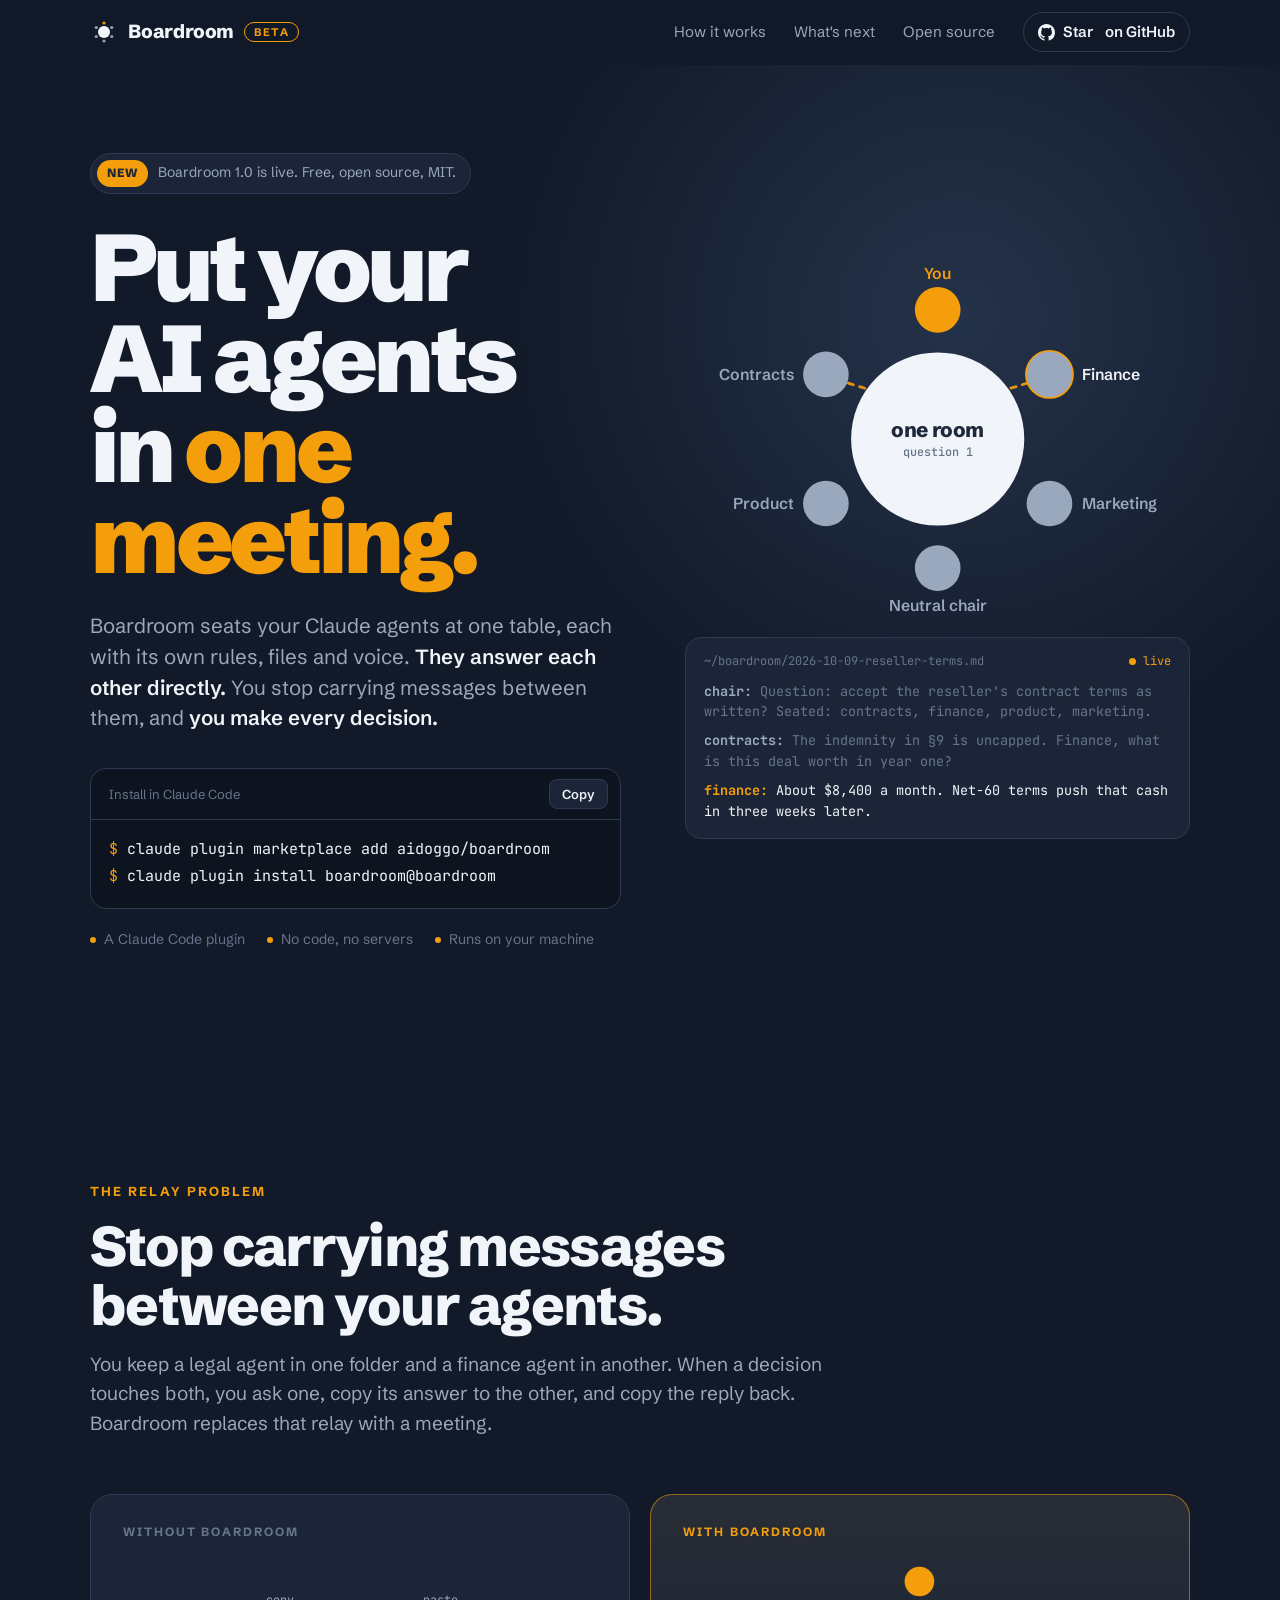
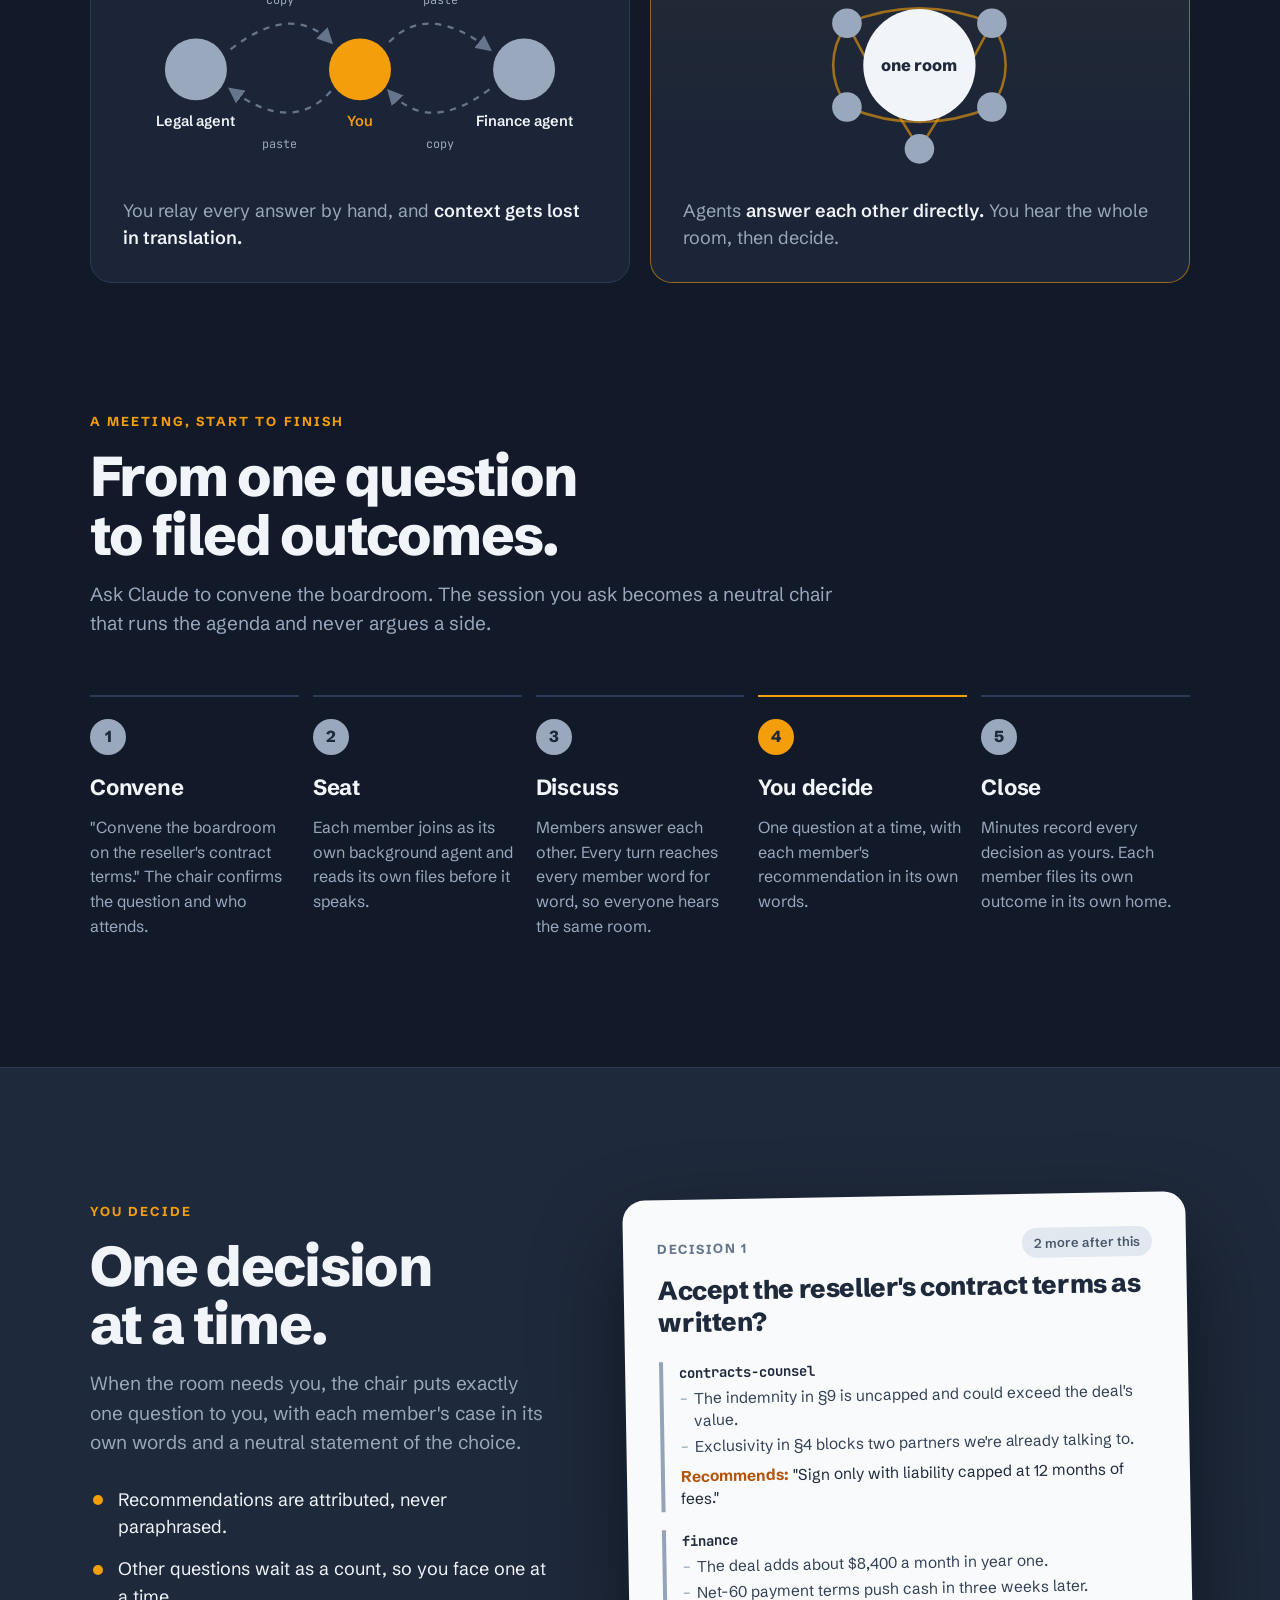
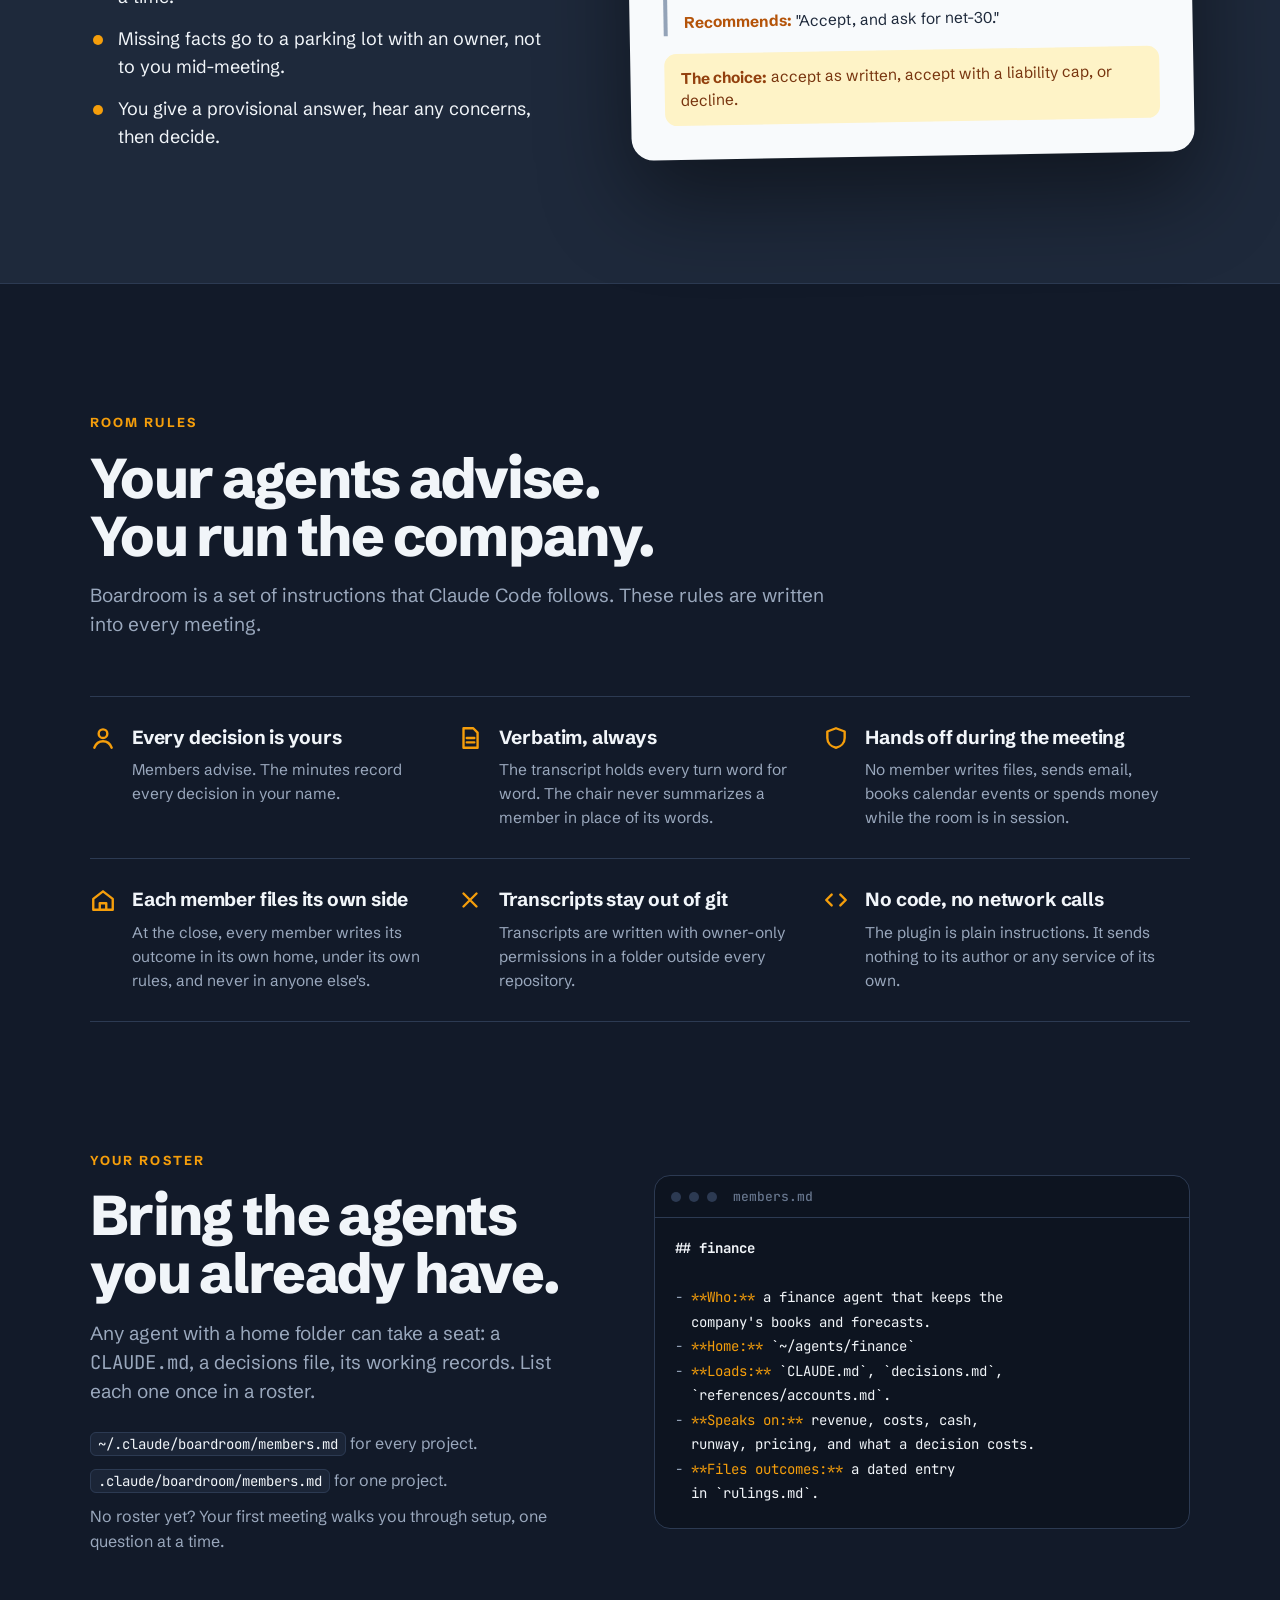
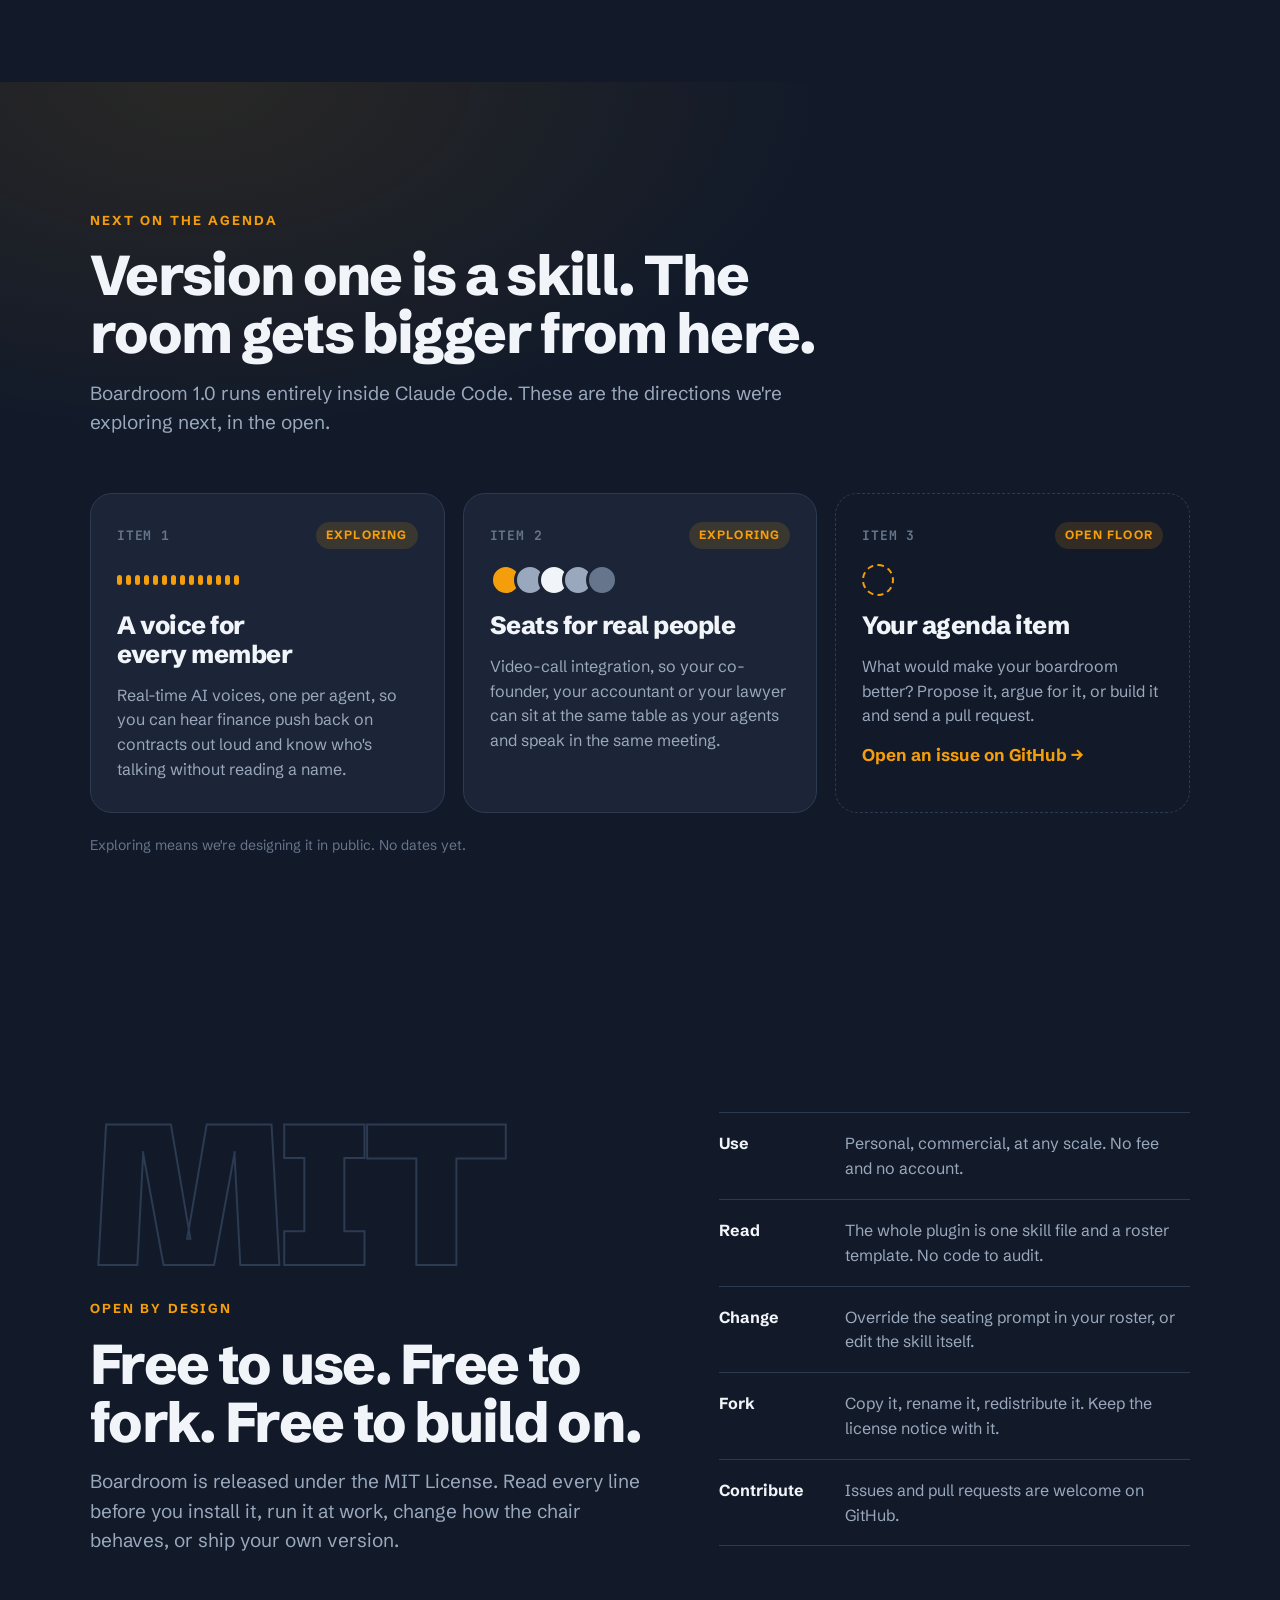
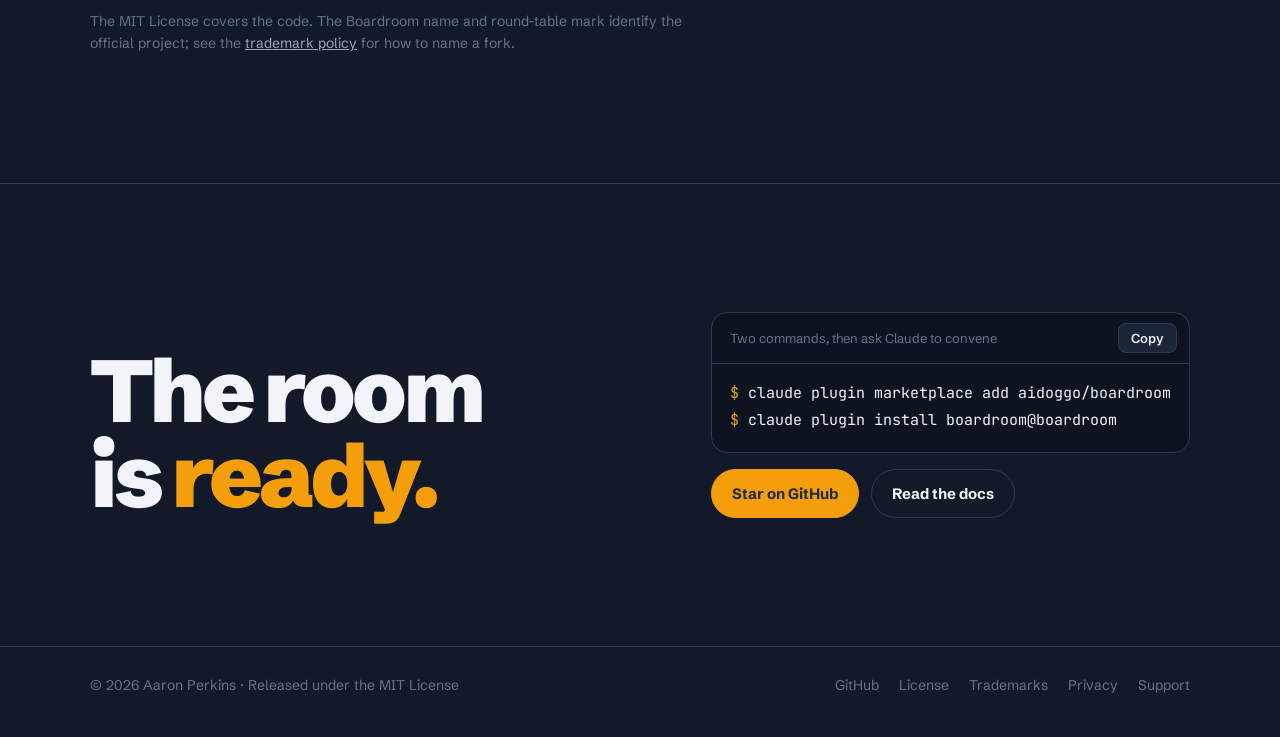
<file: docs/index.html>
<!doctype html>
<html lang="en">
<head>
<meta charset="utf-8">
<meta name="viewport" content="width=device-width, initial-scale=1, viewport-fit=cover">
<title>Boardroom</title>
<meta name="description" content="Boardroom is a free, open-source Claude Code plugin that puts your AI agents in one meeting. They answer each other directly. You make every decision.">
<meta property="og:title" content="Boardroom: put your AI agents in one meeting">
<meta property="og:description" content="A free, open-source Claude Code plugin. Your agents answer each other directly, each with its own rules, files and voice. You make every decision.">
<meta property="og:image" content="https://aidoggo.github.io/boardroom/og.png">
<meta property="og:url" content="https://aidoggo.github.io/boardroom/">
<meta name="twitter:card" content="summary_large_image">
<link rel="icon" href="icon.png">
<link rel="preconnect" href="https://fonts.googleapis.com">
<link rel="preconnect" href="https://fonts.gstatic.com" crossorigin>
<link rel="stylesheet" href="https://fonts.googleapis.com/css2?family=Schibsted+Grotesk:wght@400;500;600;700;800;900&family=JetBrains+Mono:wght@400;500;700&display=swap">
<style>
/* Layout: one long dark boardroom. A live meeting at the top, then the agenda in the order a meeting runs. */
:root{
  color-scheme:dark;
  --night:#121a29;      /* page ground */
  --slate:#1e293b;      /* brand slate */
  --panel:#1b2537;      /* raised panels */
  --line:#2c3a52;       /* hairlines */
  --ink:#f1f5f9;        /* primary text, the table */
  --mute:#9aa8bd;       /* secondary text, member seats */
  --dim:#66758c;        /* captions */
  --amber:#f59e0b;      /* you */
  --amber-soft:rgba(245,158,11,.14);
  --paper:#f8fafc;      /* decision card */
  --paper-ink:#1e293b;
  --paper-mute:#475569;
  --display:"Schibsted Grotesk",-apple-system,"SF Pro Display",system-ui,sans-serif;
  --body:"Schibsted Grotesk",-apple-system,system-ui,"Segoe UI",sans-serif;
  --mono:"JetBrains Mono","SF Mono",ui-monospace,Menlo,Consolas,monospace;
  --wrap:1180px;
}
*{box-sizing:border-box}
html{scroll-behavior:smooth}
@media (prefers-reduced-motion:reduce){html{scroll-behavior:auto}}
body{margin:0;background:var(--night);color:var(--ink);font-family:var(--body);font-size:17px;line-height:1.55;-webkit-font-smoothing:antialiased;overflow-x:hidden}
a{color:inherit}
a:focus-visible,button:focus-visible{outline:2px solid var(--amber);outline-offset:3px;border-radius:6px}
.wrap{max-width:var(--wrap);margin:0 auto;padding-inline:clamp(16px,4vw,40px)}
h1,h2,h3{font-family:var(--display);text-wrap:balance;margin:0}
p{margin:0}
.eyebrow{font-size:13px;font-weight:700;letter-spacing:.16em;text-transform:uppercase;color:var(--amber)}
.mono{font-family:var(--mono)}
section{padding-block:clamp(72px,10vw,128px)}
.sec-head{display:grid;gap:16px;max-width:760px;margin-bottom:clamp(36px,5vw,56px)}
.sec-head h2{font-size:clamp(34px,5vw,56px);line-height:1.04;font-weight:800;letter-spacing:-.03em}
.sec-head p{font-size:19px;color:var(--mute);max-width:62ch}

/* top bar */
.bar{position:sticky;top:env(safe-area-inset-top,0px);z-index:10;background:rgba(18,26,41,.82);backdrop-filter:blur(12px);-webkit-backdrop-filter:blur(12px);border-bottom:1px solid transparent;transition:border-color .2s}
.bar.scrolled{border-bottom-color:var(--line)}
.bar .wrap{display:flex;align-items:center;justify-content:space-between;gap:16px;height:64px}
.brand{display:flex;align-items:center;gap:10px;font-weight:800;font-size:19px;letter-spacing:-.01em;text-decoration:none}
.brand svg{width:28px;height:28px;flex:none}
.beta{display:inline-block;font-size:11px;font-weight:700;letter-spacing:.14em;color:var(--amber);border:1.5px solid var(--amber);border-radius:999px;padding:3px 9px 2px;line-height:1.2}
.nav{display:flex;align-items:center;gap:clamp(12px,2.4vw,28px);font-size:15px;color:var(--mute)}
.nav a{text-decoration:none}
.nav a:hover{color:var(--ink)}
.nav .hide-sm{display:inline}
@media (max-width:720px){.nav .hide-sm{display:none}}
.gh{display:inline-flex;align-items:center;gap:8px;color:var(--ink)!important;border:1px solid var(--line);border-radius:999px;padding:7px 14px;font-weight:600}
.gh:hover{border-color:var(--mute)}
.gh svg{width:17px;height:17px}

/* hero */
.hero{padding-block:clamp(40px,7vw,88px) clamp(56px,8vw,104px);position:relative;overflow:hidden}
.hero::before{content:"";position:absolute;inset:-20% -10% auto auto;width:900px;height:900px;background:radial-gradient(closest-side,rgba(38,53,77,.9),transparent);pointer-events:none}
.hero .wrap{position:relative;display:grid;grid-template-columns:minmax(0,1.05fr) minmax(0,1fr);gap:clamp(32px,5vw,72px);align-items:center}
@media (max-width:960px){.hero .wrap{grid-template-columns:minmax(0,1fr)}}
.launch{display:inline-flex;flex-wrap:wrap;align-items:center;gap:10px;font-size:14px;color:var(--mute);border:1px solid var(--line);background:var(--panel);border-radius:999px;padding:6px 14px 6px 6px;margin-bottom:28px}
.launch b{background:var(--amber);color:var(--slate);font-weight:800;font-size:12px;letter-spacing:.08em;border-radius:999px;padding:4px 10px}
.hero h1{font-size:clamp(46px,7.4vw,96px);line-height:.96;font-weight:900;letter-spacing:-.045em;margin-bottom:26px}
.hero h1 em{font-style:normal;color:var(--amber)}
.lede{font-size:clamp(18px,1.6vw,21px);line-height:1.5;color:var(--mute);max-width:34em;margin-bottom:34px}
.lede strong{color:var(--ink);font-weight:600}
.install{background:#0d1420;border:1px solid var(--line);border-radius:16px;overflow:hidden;max-width:560px}
.install-top{display:flex;align-items:center;justify-content:space-between;gap:12px;padding:10px 12px 10px 18px;border-bottom:1px solid var(--line);font-size:13px;color:var(--dim)}
.install pre{margin:0;padding:16px 18px 18px;font-family:var(--mono);font-size:clamp(13px,1.35vw,15px);line-height:1.8;color:var(--ink);overflow-x:auto;white-space:pre}
.install pre i{font-style:normal;color:var(--amber);user-select:none}
.copy{font:600 13px var(--body);color:var(--ink);background:var(--panel);border:1px solid var(--line);border-radius:8px;padding:6px 12px;cursor:pointer}
.copy:hover{border-color:var(--mute)}
.copy.ok{color:var(--amber);border-color:var(--amber)}
.hero-meta{display:flex;flex-wrap:wrap;gap:8px 22px;margin-top:20px;font-size:14px;color:var(--dim)}
.hero-meta span{display:inline-flex;align-items:center;gap:8px}
.hero-meta span::before{content:"";width:6px;height:6px;border-radius:50%;background:var(--amber)}

/* the live table */
.room{display:grid;gap:18px;min-width:0}
.table-svg{width:100%;max-width:560px;justify-self:center;height:auto;overflow:visible}
.seat{fill:var(--mute);transition:fill .4s}
.seat.you{fill:var(--amber)}
.seat-label{font:600 40px var(--body);fill:var(--mute);transition:fill .4s}
.seat-label.you{fill:var(--amber)}
.seat-label.on{fill:var(--ink)}
.ring{fill:none;stroke:var(--amber);stroke-width:8;opacity:0;transform-box:fill-box;transform-origin:center}
.ring.on{opacity:1;animation:pulse 1.6s ease-out infinite}
@keyframes pulse{0%{transform:scale(1);opacity:.95}100%{transform:scale(1.9);opacity:0}}
.pass{fill:none;stroke:var(--amber);stroke-width:7;stroke-linecap:round;stroke-dasharray:14 16;opacity:0;transition:opacity .35s}
.pass.on{opacity:.9;animation:flow 1s linear infinite}
@keyframes flow{to{stroke-dashoffset:-30}}
.tabletop{fill:var(--ink)}
.table-word{font:800 52px var(--display);fill:var(--slate);letter-spacing:-.02em}
.table-sub{font:500 30px var(--mono);fill:#64748b}
.transcript{background:var(--panel);border:1px solid var(--line);border-radius:16px;padding:14px 18px 16px;font-family:var(--mono);font-size:13.5px;line-height:1.55;max-width:560px;width:100%;justify-self:center;min-width:0}
.transcript-top{display:flex;justify-content:space-between;gap:12px;color:var(--dim);font-size:12px;margin-bottom:10px}
.live{display:inline-flex;align-items:center;gap:7px;color:var(--amber)}
.live::before{content:"";width:7px;height:7px;border-radius:50%;background:var(--amber);animation:blink 1.4s ease-in-out infinite}
@keyframes blink{50%{opacity:.25}}
.turns{display:grid;gap:8px;min-height:9.6em}
.turn{color:var(--dim);transition:color .4s}
.turn:last-child{color:var(--ink)}
.turn b{font-weight:700;color:var(--mute)}
.turn:last-child b{color:var(--amber)}
.turn.enter{animation:rise .45s ease-out}
@keyframes rise{from{transform:translateY(8px);opacity:.2}to{transform:none;opacity:1}}

/* relay */
.relay{display:grid;grid-template-columns:repeat(2,minmax(0,1fr));gap:20px}
@media (max-width:820px){.relay{grid-template-columns:minmax(0,1fr)}}
.panel{border:1px solid var(--line);border-radius:22px;padding:28px clamp(20px,3vw,32px) 30px;background:var(--panel);display:grid;gap:18px;align-content:start}
.panel.on{border-color:rgba(245,158,11,.55);background:linear-gradient(180deg,rgba(245,158,11,.06),transparent 60%),var(--panel)}
.tag{font-size:12px;font-weight:700;letter-spacing:.16em;color:var(--dim)}
.panel.on .tag{color:var(--amber)}
.panel svg{width:100%;height:auto;max-width:100%}
.panel p{font-size:18px;color:var(--mute)}
.panel p b{color:var(--ink);font-weight:600}

/* steps */
.steps{list-style:none;margin:0;padding:0;display:grid;grid-template-columns:repeat(5,minmax(0,1fr));gap:14px;counter-reset:step}
@media (max-width:1060px){.steps{grid-template-columns:repeat(2,minmax(0,1fr))}}
@media (max-width:560px){.steps{grid-template-columns:minmax(0,1fr)}}
.steps li{counter-increment:step;border-top:2px solid var(--line);padding-top:22px;display:grid;gap:10px;align-content:start}
.steps li::before{content:counter(step);width:36px;height:36px;border-radius:50%;background:var(--mute);color:var(--slate);font-weight:800;font-size:16px;display:grid;place-items:center;margin-bottom:6px}
.steps li.me{border-top-color:var(--amber)}
.steps li.me::before{background:var(--amber)}
.steps h3{font-size:22px;font-weight:700;letter-spacing:-.01em}
.steps p{color:var(--mute);font-size:16px}
@media (max-width:1060px){.steps li:last-child{grid-column:1/-1}}
@media (max-width:560px){.steps li:last-child{grid-column:auto}}

/* decision */
.decide{background:var(--slate);border-block:1px solid var(--line)}
.decide .wrap{display:grid;grid-template-columns:minmax(0,.9fr) minmax(0,1.1fr);gap:clamp(36px,6vw,80px);align-items:center}
@media (max-width:960px){.decide .wrap{grid-template-columns:minmax(0,1fr)}}
.decide .sec-head{margin-bottom:28px}
.points{list-style:none;margin:0;padding:0;display:grid;gap:14px}
.points li{position:relative;padding-left:28px;font-size:18px}
.points li::before{content:"";position:absolute;left:3px;top:.55em;width:10px;height:10px;border-radius:50%;background:var(--amber)}
.card{background:var(--paper);color:var(--paper-ink);border-radius:22px;padding:clamp(22px,3vw,34px);box-shadow:0 40px 90px rgba(0,0,0,.45);min-width:0;transform:rotate(-1deg)}
@media (prefers-reduced-motion:no-preference){.card{transition:transform .4s}.card:hover{transform:rotate(0)}}
.card-top{display:flex;flex-wrap:wrap;justify-content:space-between;align-items:center;gap:10px;font-size:13px;font-weight:700;letter-spacing:.12em;color:#64748b;margin-bottom:12px}
.pill{font-weight:600;letter-spacing:0;font-size:13px;background:#e2e8f0;color:var(--paper-mute);border-radius:999px;padding:5px 12px}
.card-q{font-size:clamp(21px,2.4vw,26px);font-weight:800;line-height:1.22;letter-spacing:-.015em;margin-bottom:22px}
.member{border-left:4px solid #94a3b8;padding:2px 0 2px 16px;margin-bottom:18px}
.member h4{margin:0 0 6px;font:700 14px var(--mono)}
.member ul{list-style:none;margin:0;padding:0;display:grid;gap:4px}
.member li{font-size:15.5px;line-height:1.42;color:#334155;padding-left:14px;position:relative}
.member li::before{content:"–";position:absolute;left:0;color:#94a3b8}
.rec{margin-top:8px;font-size:15.5px;line-height:1.42}
.rec b{color:#b45309}
.choice{background:#fef3c7;border-radius:12px;padding:14px 16px;font-size:15.5px;line-height:1.42;color:#78350f}
.choice b{color:#92400e}

/* rules */
.rules{display:grid;grid-template-columns:repeat(3,minmax(0,1fr));gap:0;border-top:1px solid var(--line)}
@media (max-width:900px){.rules{grid-template-columns:repeat(2,minmax(0,1fr))}}
@media (max-width:560px){.rules{grid-template-columns:minmax(0,1fr)}}
.rule{padding:26px 24px 28px 0;border-bottom:1px solid var(--line);display:grid;grid-template-columns:28px minmax(0,1fr);gap:14px;align-items:start}
.rule svg{width:26px;height:26px;margin-top:2px}
.rule h3{font-size:19px;font-weight:700;margin-bottom:6px;letter-spacing:-.01em}
.rule p{font-size:15.5px;color:var(--mute)}

/* roster */
.roster .wrap{display:grid;grid-template-columns:minmax(0,1fr) minmax(0,1.1fr);gap:clamp(32px,6vw,80px);align-items:center}
@media (max-width:960px){.roster .wrap{grid-template-columns:minmax(0,1fr)}}
.file{background:#0d1420;border:1px solid var(--line);border-radius:16px;overflow:hidden;min-width:0}
.file-top{display:flex;align-items:center;gap:8px;padding:12px 16px;border-bottom:1px solid var(--line);font:500 13px var(--mono);color:var(--dim)}
.file-top i{width:10px;height:10px;border-radius:50%;background:var(--line);display:inline-block}
.file pre{margin:0;padding:18px 20px 22px;font:14px/1.75 var(--mono);color:var(--mute);overflow-x:auto}
.file .h{color:var(--ink);font-weight:700}
.file .k{color:var(--amber)}
.file .c{color:var(--ink)}
.roster .sec-head{margin-bottom:24px}
.paths{display:grid;gap:12px;font-size:16px;color:var(--mute)}
.paths code{font-family:var(--mono);font-size:14px;color:var(--ink);background:var(--panel);border:1px solid var(--line);border-radius:6px;padding:2px 7px;word-break:break-all}

/* agenda */
.agenda-wrap{background:radial-gradient(900px 500px at 15% 0%,rgba(245,158,11,.10),transparent 70%),var(--night)}
.agenda{display:grid;grid-template-columns:repeat(3,minmax(0,1fr));gap:18px}
@media (max-width:960px){.agenda{grid-template-columns:minmax(0,1fr)}}
.item{border:1px solid var(--line);border-radius:22px;padding:28px 26px 30px;background:var(--panel);display:grid;gap:14px;align-content:start}
.item.open{border-style:dashed;background:transparent}
.item-top{display:flex;justify-content:space-between;align-items:center;gap:12px}
.item-num{font:700 13px var(--mono);color:var(--dim);letter-spacing:.06em}
.status{font-size:12px;font-weight:700;letter-spacing:.1em;text-transform:uppercase;color:var(--amber);background:var(--amber-soft);border-radius:999px;padding:4px 10px}
.item h3{font-size:25px;font-weight:800;letter-spacing:-.02em;line-height:1.15}
.item p{color:var(--mute);font-size:16px}
.item a.cta-link{font-weight:700;color:var(--amber);text-decoration:none}
.item a.cta-link:hover{text-decoration:underline}
.wave{display:flex;align-items:center;gap:4px;height:34px}
.wave span{width:5px;border-radius:3px;background:var(--amber);height:30%}
@media (prefers-reduced-motion:no-preference){.wave span{animation:wave 1.1s ease-in-out infinite}}
.wave span:nth-child(2n){animation-delay:-.3s}.wave span:nth-child(3n){animation-delay:-.6s}.wave span:nth-child(5n){animation-delay:-.85s}
@keyframes wave{0%,100%{height:22%}50%{height:100%}}
.faces{display:flex;align-items:center;height:34px}
.faces i{width:32px;height:32px;border-radius:50%;border:3px solid var(--panel);margin-left:-8px;display:inline-block}
.faces i:first-child{margin-left:0}
.faces i.empty-seat{border:2px dashed var(--amber);background:transparent}
.agenda-note{margin-top:22px;font-size:14px;color:var(--dim)}

/* open source */
.open .wrap{display:grid;gap:clamp(36px,5vw,56px)}
.license{display:grid;grid-template-columns:minmax(0,1.2fr) minmax(0,1fr);gap:clamp(28px,5vw,64px);align-items:start}
@media (max-width:900px){.license{grid-template-columns:minmax(0,1fr)}}
.big-mit{font:900 clamp(96px,16vw,200px)/.82 var(--display);letter-spacing:-.06em;color:transparent;-webkit-text-stroke:2px var(--line);margin-bottom:22px;user-select:none}
.freedoms{list-style:none;margin:0;padding:0;display:grid;gap:0;border-top:1px solid var(--line)}
.freedoms li{display:grid;grid-template-columns:110px minmax(0,1fr);gap:16px;padding:18px 0;border-bottom:1px solid var(--line);font-size:16px;color:var(--mute)}
@media (max-width:480px){.freedoms li{grid-template-columns:minmax(0,1fr);gap:4px}}
.freedoms b{color:var(--ink);font-weight:700}
.fine{font-size:14px;color:var(--dim);max-width:70ch}
.fine a{color:var(--mute)}

/* final */
.final{text-align:left;border-top:1px solid var(--line)}
.final .wrap{display:grid;grid-template-columns:minmax(0,1fr) minmax(0,auto);gap:32px;align-items:end}
@media (max-width:900px){.final .wrap{grid-template-columns:minmax(0,1fr)}}
.final h2{font-size:clamp(44px,7vw,88px);line-height:.96;font-weight:900;letter-spacing:-.045em}
.final h2 em{font-style:normal;color:var(--amber)}
.final .install{width:100%}
.btns{display:flex;flex-wrap:wrap;gap:12px;margin-top:16px}
.btn{display:inline-flex;align-items:center;gap:8px;font-weight:700;font-size:15px;text-decoration:none;border-radius:999px;padding:12px 20px;border:1px solid var(--line)}
.btn.primary{background:var(--amber);color:var(--slate);border-color:var(--amber)}
.btn.primary:hover{filter:brightness(1.08)}
.btn:not(.primary):hover{border-color:var(--mute)}
footer{border-top:1px solid var(--line);padding-block:28px 40px;font-size:14px;color:var(--dim)}
footer .wrap{display:flex;flex-wrap:wrap;justify-content:space-between;gap:12px 24px}
footer nav{display:flex;flex-wrap:wrap;gap:8px 20px}
footer a{text-decoration:none}
footer a:hover{color:var(--ink)}
/* phone: wrap long lines inside their boxes instead of running past the edge */
.gh{white-space:nowrap}
.install pre .ln{display:block}
@media (max-width:600px){
  .gh-long{display:none}
  .launch{border-radius:18px}
  .install pre{white-space:pre-wrap;overflow-wrap:anywhere;overflow-x:visible;font-size:13px}
  .install pre .ln{padding-left:2ch;text-indent:-2ch}
  .file pre{white-space:pre-wrap;overflow-wrap:anywhere;overflow-x:visible;font-size:13px}
  .transcript-top span:first-child{overflow-wrap:anywhere;min-width:0}
}
@media (max-width:360px){.brand .beta{display:none}}
@media (prefers-reduced-motion:reduce){*,*::before,*::after{animation:none!important;transition:none!important}}
</style>
</head>
<body>

<header class="bar" id="bar">
  <div class="wrap">
    <a class="brand" href="#top" aria-label="Boardroom home">
      <svg viewBox="0 0 1024 1024" aria-hidden="true"><circle cx="512" cy="512" r="220" fill="#f1f5f9"/><circle cx="512" cy="184" r="58" fill="#f59e0b"/><circle cx="228" cy="348" r="58" fill="#94a3b8"/><circle cx="796" cy="348" r="58" fill="#94a3b8"/><circle cx="228" cy="676" r="58" fill="#94a3b8"/><circle cx="796" cy="676" r="58" fill="#94a3b8"/><circle cx="512" cy="840" r="58" fill="#94a3b8"/></svg>
      Boardroom <span class="beta">BETA</span>
    </a>
    <nav class="nav" aria-label="Main">
      <a class="hide-sm" href="#how">How it works</a>
      <a class="hide-sm" href="#agenda">What's next</a>
      <a class="hide-sm" href="#open">Open source</a>
      <a class="gh" href="https://github.com/aidoggo/boardroom">
        <svg viewBox="0 0 16 16" fill="currentColor" aria-hidden="true"><path d="M8 0C3.58 0 0 3.58 0 8c0 3.54 2.29 6.53 5.47 7.59.4.07.55-.17.55-.38 0-.19-.01-.82-.01-1.49-2.01.37-2.53-.49-2.69-.94-.09-.23-.48-.94-.82-1.13-.28-.15-.68-.52-.01-.53.63-.01 1.08.58 1.23.82.72 1.21 1.87.87 2.33.66.07-.52.28-.87.51-1.07-1.78-.2-3.64-.89-3.64-3.95 0-.87.31-1.59.82-2.15-.08-.2-.36-1.02.08-2.12 0 0 .67-.21 2.2.82.64-.18 1.32-.27 2-.27.68 0 1.36.09 2 .27 1.53-1.04 2.2-.82 2.2-.82.44 1.1.16 1.92.08 2.12.51.56.82 1.27.82 2.15 0 3.07-1.87 3.75-3.65 3.95.29.25.54.73.54 1.48 0 1.07-.01 1.93-.01 2.2 0 .21.15.46.55.38A8.013 8.013 0 0016 8c0-4.42-3.58-8-8-8z"/></svg>
        Star<span class="gh-long">&nbsp;on GitHub</span>
      </a>
    </nav>
  </div>
</header>

<main id="top">

<!-- HERO -->
<section class="hero">
  <div class="wrap">
    <div>
      <div class="launch"><b>NEW</b> Boardroom 1.0 is live. Free, open source, MIT.</div>
      <h1>Put your AI agents in <em>one meeting.</em></h1>
      <p class="lede">Boardroom seats your Claude agents at one table, each with its own rules, files and voice. <strong>They answer each other directly.</strong> You stop carrying messages between them, and <strong>you make every decision.</strong></p>
      <div class="install">
        <div class="install-top"><span>Install in Claude Code</span><button class="copy" type="button" id="copy-hero" data-copy="claude plugin marketplace add aidoggo/boardroom&#10;claude plugin install boardroom@boardroom">Copy</button></div>
        <pre><span class="ln"><i>$ </i>claude plugin marketplace add aidoggo/boardroom</span><span class="ln"><i>$ </i>claude plugin install boardroom@boardroom</span></pre>
      </div>
      <div class="hero-meta"><span>A Claude Code plugin</span><span>No code, no servers</span><span>Runs on your machine</span></div>
    </div>

    <div class="room" aria-label="A Boardroom meeting in progress">
      <svg class="table-svg" viewBox="-130 70 1284 900" role="img" aria-label="A round table with you at the head, four member agents and a neutral chair">
        <path class="pass" id="p-contracts-finance" d="M228 348 Q512 470 796 348"/>
        <path class="pass" id="p-finance-contracts" d="M796 348 Q512 470 228 348"/>
        <path class="pass" id="p-product-room" d="M228 676 Q512 560 796 348"/>
        <path class="pass" id="p-chair-you" d="M512 840 L512 184"/>
        <path class="pass" id="p-you-room" d="M512 184 Q560 512 512 840"/>
        <path class="pass" id="p-marketing-product" d="M796 676 Q512 560 228 676"/>
        <circle class="tabletop" cx="512" cy="512" r="220"/>
        <text class="table-word" x="512" y="508" text-anchor="middle">one room</text>
        <text class="table-sub" x="512" y="556" text-anchor="middle" id="decision-count">question 1</text>
        <g id="seats">
          <circle class="ring" data-ring="you" cx="512" cy="184" r="58"/>
          <circle class="ring" data-ring="contracts" cx="228" cy="348" r="58"/>
          <circle class="ring" data-ring="finance" cx="796" cy="348" r="58"/>
          <circle class="ring" data-ring="product" cx="228" cy="676" r="58"/>
          <circle class="ring" data-ring="marketing" cx="796" cy="676" r="58"/>
          <circle class="ring" data-ring="chair" cx="512" cy="840" r="58"/>
          <circle class="seat you" cx="512" cy="184" r="58"/>
          <circle class="seat" cx="228" cy="348" r="58"/>
          <circle class="seat" cx="796" cy="348" r="58"/>
          <circle class="seat" cx="228" cy="676" r="58"/>
          <circle class="seat" cx="796" cy="676" r="58"/>
          <circle class="seat" cx="512" cy="840" r="58"/>
        </g>
        <text class="seat-label you" data-label="you" x="512" y="106" text-anchor="middle">You</text>
        <text class="seat-label" data-label="contracts" x="146" y="362" text-anchor="end">Contracts</text>
        <text class="seat-label" data-label="finance" x="878" y="362">Finance</text>
        <text class="seat-label" data-label="product" x="146" y="690" text-anchor="end">Product</text>
        <text class="seat-label" data-label="marketing" x="878" y="690">Marketing</text>
        <text class="seat-label" data-label="chair" x="512" y="948" text-anchor="middle">Neutral chair</text>
      </svg>
      <div class="transcript" aria-live="off">
        <div class="transcript-top"><span>~/boardroom/2026-10-09-reseller-terms.md</span><span class="live">live</span></div>
        <div class="turns" id="turns">
          <div class="turn"><b>chair:</b> Question: accept the reseller's contract terms as written? Seated: contracts, finance, product, marketing.</div>
          <div class="turn"><b>contracts:</b> The indemnity in §9 is uncapped. Finance, what is this deal worth in year one?</div>
          <div class="turn"><b>finance:</b> About $8,400 a month. Net-60 terms push that cash in three weeks later.</div>
        </div>
      </div>
    </div>
  </div>
</section>

<!-- RELAY -->
<section id="why">
  <div class="wrap">
    <div class="sec-head">
      <div class="eyebrow">The relay problem</div>
      <h2>Stop carrying messages between your agents.</h2>
      <p>You keep a legal agent in one folder and a finance agent in another. When a decision touches both, you ask one, copy its answer to the other, and copy the reply back. Boardroom replaces that relay with a meeting.</p>
    </div>
    <div class="relay">
      <div class="panel">
        <div class="tag">WITHOUT BOARDROOM</div>
        <svg viewBox="0 0 520 240" aria-hidden="true">
          <defs><marker id="arr" viewBox="0 0 10 10" refX="8" refY="5" markerWidth="7" markerHeight="7" orient="auto"><path d="M0 0L10 5L0 10z" fill="#66758c"/></marker></defs>
          <g fill="none" stroke="#66758c" stroke-width="2.5" stroke-dasharray="7 7" marker-end="url(#arr)">
            <path d="M118 98 Q 185 46 228 90"/><path d="M228 144 Q 185 192 118 142"/>
            <path d="M292 90 Q 335 46 402 98"/><path d="M402 142 Q 335 192 292 144"/>
          </g>
          <g font-family="JetBrains Mono, monospace" font-size="13" fill="#9aa8bd" text-anchor="middle"><text x="172" y="48">copy</text><text x="172" y="206">paste</text><text x="348" y="48">paste</text><text x="348" y="206">copy</text></g>
          <circle cx="80" cy="120" r="34" fill="#9aa8bd"/><circle cx="440" cy="120" r="34" fill="#9aa8bd"/><circle cx="260" cy="120" r="34" fill="#f59e0b"/>
          <g font-family="Schibsted Grotesk, system-ui, sans-serif" font-size="16" font-weight="600" text-anchor="middle"><text x="80" y="182" fill="#f1f5f9">Legal agent</text><text x="440" y="182" fill="#f1f5f9">Finance agent</text><text x="260" y="182" fill="#f59e0b">You</text></g>
        </svg>
        <p>You relay every answer by hand, and <b>context gets lost in translation.</b></p>
      </div>
      <div class="panel on">
        <div class="tag">WITH BOARDROOM</div>
        <svg viewBox="0 0 520 240" aria-hidden="true">
          <g transform="translate(116 -28) scale(.28)">
            <g stroke="#f59e0b" stroke-opacity=".6" stroke-width="10" fill="none">
              <path d="M228 348 Q 512 230 796 348"/><path d="M228 676 Q 512 794 796 676"/><path d="M228 348 Q 120 512 228 676"/><path d="M796 348 Q 904 512 796 676"/><path d="M228 348 Q 360 600 512 840"/><path d="M796 348 Q 664 600 512 840"/>
            </g>
            <circle cx="512" cy="512" r="220" fill="#f1f5f9"/><circle cx="512" cy="184" r="58" fill="#f59e0b"/><circle cx="228" cy="348" r="58" fill="#9aa8bd"/><circle cx="796" cy="348" r="58" fill="#9aa8bd"/><circle cx="228" cy="676" r="58" fill="#9aa8bd"/><circle cx="796" cy="676" r="58" fill="#9aa8bd"/><circle cx="512" cy="840" r="58" fill="#9aa8bd"/>
            <text x="512" y="535" font-family="Schibsted Grotesk, system-ui, sans-serif" font-size="64" font-weight="800" text-anchor="middle" fill="#1e293b">one room</text>
          </g>
        </svg>
        <p>Agents <b>answer each other directly.</b> You hear the whole room, then decide.</p>
      </div>
    </div>
  </div>
</section>

<!-- HOW -->
<section id="how" style="padding-top:0">
  <div class="wrap">
    <div class="sec-head">
      <div class="eyebrow">A meeting, start to finish</div>
      <h2>From one question to filed outcomes.</h2>
      <p>Ask Claude to convene the boardroom. The session you ask becomes a neutral chair that runs the agenda and never argues a side.</p>
    </div>
    <ol class="steps">
      <li><h3>Convene</h3><p>"Convene the boardroom on the reseller's contract terms." The chair confirms the question and who attends.</p></li>
      <li><h3>Seat</h3><p>Each member joins as its own background agent and reads its own files before it speaks.</p></li>
      <li><h3>Discuss</h3><p>Members answer each other. Every turn reaches every member word for word, so everyone hears the same room.</p></li>
      <li class="me"><h3>You decide</h3><p>One question at a time, with each member's recommendation in its own words.</p></li>
      <li><h3>Close</h3><p>Minutes record every decision as yours. Each member files its own outcome in its own home.</p></li>
    </ol>
  </div>
</section>

<!-- DECIDE -->
<section class="decide">
  <div class="wrap">
    <div>
      <div class="sec-head">
        <div class="eyebrow">You decide</div>
        <h2>One decision at a time.</h2>
        <p>When the room needs you, the chair puts exactly one question to you, with each member's case in its own words and a neutral statement of the choice.</p>
      </div>
      <ul class="points">
        <li>Recommendations are attributed, never paraphrased.</li>
        <li>Other questions wait as a count, so you face one at a time.</li>
        <li>Missing facts go to a parking lot with an owner, not to you mid-meeting.</li>
        <li>You give a provisional answer, hear any concerns, then decide.</li>
      </ul>
    </div>
    <div class="card" aria-label="Example decision card">
      <div class="card-top"><span>DECISION 1</span><span class="pill">2 more after this</span></div>
      <div class="card-q">Accept the reseller's contract terms as written?</div>
      <div class="member"><h4>contracts-counsel</h4>
        <ul><li>The indemnity in §9 is uncapped and could exceed the deal's value.</li><li>Exclusivity in §4 blocks two partners we're already talking to.</li></ul>
        <p class="rec"><b>Recommends:</b> "Sign only with liability capped at 12 months of fees."</p></div>
      <div class="member"><h4>finance</h4>
        <ul><li>The deal adds about $8,400 a month in year one.</li><li>Net-60 payment terms push cash in three weeks later.</li></ul>
        <p class="rec"><b>Recommends:</b> "Accept, and ask for net-30."</p></div>
      <div class="choice"><b>The choice:</b> accept as written, accept with a liability cap, or decline.</div>
    </div>
  </div>
</section>

<!-- RULES -->
<section id="rules">
  <div class="wrap">
    <div class="sec-head">
      <div class="eyebrow">Room rules</div>
      <h2>Your agents advise. You run the company.</h2>
      <p>Boardroom is a set of instructions that Claude Code follows. These rules are written into every meeting.</p>
    </div>
    <div class="rules">
      <div class="rule"><svg viewBox="0 0 24 24" fill="none" stroke="#f59e0b" stroke-width="2.2" stroke-linecap="round" stroke-linejoin="round" aria-hidden="true"><circle cx="12" cy="8" r="4"/><path d="M4 21c1.5-4 4.5-6 8-6s6.5 2 8 6"/></svg><div><h3>Every decision is yours</h3><p>Members advise. The minutes record every decision in your name.</p></div></div>
      <div class="rule"><svg viewBox="0 0 24 24" fill="none" stroke="#f59e0b" stroke-width="2.2" stroke-linecap="round" stroke-linejoin="round" aria-hidden="true"><path d="M6 3h9l4 4v14H6z"/><path d="M9 12h7M9 16h7"/></svg><div><h3>Verbatim, always</h3><p>The transcript holds every turn word for word. The chair never summarizes a member in place of its words.</p></div></div>
      <div class="rule"><svg viewBox="0 0 24 24" fill="none" stroke="#f59e0b" stroke-width="2.2" stroke-linecap="round" stroke-linejoin="round" aria-hidden="true"><path d="M12 3l8 3v6c0 4.5-3.4 8-8 9-4.6-1-8-4.5-8-9V6z"/></svg><div><h3>Hands off during the meeting</h3><p>No member writes files, sends email, books calendar events or spends money while the room is in session.</p></div></div>
      <div class="rule"><svg viewBox="0 0 24 24" fill="none" stroke="#f59e0b" stroke-width="2.2" stroke-linecap="round" stroke-linejoin="round" aria-hidden="true"><path d="M3 11l9-7 9 7v10H3z"/><path d="M9 21v-6h6v6"/></svg><div><h3>Each member files its own side</h3><p>At the close, every member writes its outcome in its own home, under its own rules, and never in anyone else's.</p></div></div>
      <div class="rule"><svg viewBox="0 0 24 24" fill="none" stroke="#f59e0b" stroke-width="2.2" stroke-linecap="round" stroke-linejoin="round" aria-hidden="true"><path d="M6 6l12 12M18 6L6 18"/></svg><div><h3>Transcripts stay out of git</h3><p>Transcripts are written with owner-only permissions in a folder outside every repository.</p></div></div>
      <div class="rule"><svg viewBox="0 0 24 24" fill="none" stroke="#f59e0b" stroke-width="2.2" stroke-linecap="round" stroke-linejoin="round" aria-hidden="true"><path d="M8 7l-5 5 5 5M16 7l5 5-5 5"/></svg><div><h3>No code, no network calls</h3><p>The plugin is plain instructions. It sends nothing to its author or any service of its own.</p></div></div>
    </div>
  </div>
</section>

<!-- ROSTER -->
<section class="roster" style="padding-top:0">
  <div class="wrap">
    <div>
      <div class="sec-head">
        <div class="eyebrow">Your roster</div>
        <h2>Bring the agents you already have.</h2>
        <p>Any agent with a home folder can take a seat: a <span class="mono">CLAUDE.md</span>, a decisions file, its working records. List each one once in a roster.</p>
      </div>
      <div class="paths">
        <p><code>~/.claude/boardroom/members.md</code> for every project.</p>
        <p><code>.claude/boardroom/members.md</code> for one project.</p>
        <p>No roster yet? Your first meeting walks you through setup, one question at a time.</p>
      </div>
    </div>
    <div class="file">
      <div class="file-top"><i></i><i></i><i></i>&nbsp;members.md</div>
<pre><span class="h">## finance</span>

- <span class="k">**Who:**</span> <span class="c">a finance agent that keeps the
  company's books and forecasts.</span>
- <span class="k">**Home:**</span> <span class="c">`~/agents/finance`</span>
- <span class="k">**Loads:**</span> <span class="c">`CLAUDE.md`, `decisions.md`,
  `references/accounts.md`.</span>
- <span class="k">**Speaks on:**</span> <span class="c">revenue, costs, cash,
  runway, pricing, and what a decision costs.</span>
- <span class="k">**Files outcomes:**</span> <span class="c">a dated entry
  in `rulings.md`.</span></pre>
    </div>
  </div>
</section>

<!-- AGENDA -->
<section id="agenda" class="agenda-wrap">
  <div class="wrap">
    <div class="sec-head">
      <div class="eyebrow">Next on the agenda</div>
      <h2>Version one is a skill. The room gets bigger from here.</h2>
      <p>Boardroom 1.0 runs entirely inside Claude Code. These are the directions we're exploring next, in the open.</p>
    </div>
    <div class="agenda">
      <article class="item">
        <div class="item-top"><span class="item-num">ITEM 1</span><span class="status">Exploring</span></div>
        <div class="wave" aria-hidden="true"><span></span><span></span><span></span><span></span><span></span><span></span><span></span><span></span><span></span><span></span><span></span><span></span><span></span><span></span></div>
        <h3>A voice for every member</h3>
        <p>Real-time AI voices, one per agent, so you can hear finance push back on contracts out loud and know who's talking without reading a name.</p>
      </article>
      <article class="item">
        <div class="item-top"><span class="item-num">ITEM 2</span><span class="status">Exploring</span></div>
        <div class="faces" aria-hidden="true"><i style="background:#f59e0b"></i><i style="background:#9aa8bd"></i><i style="background:#f1f5f9"></i><i style="background:#9aa8bd"></i><i style="background:#66758c"></i></div>
        <h3>Seats for real people</h3>
        <p>Video-call integration, so your co-founder, your accountant or your lawyer can sit at the same table as your agents and speak in the same meeting.</p>
      </article>
      <article class="item open">
        <div class="item-top"><span class="item-num">ITEM 3</span><span class="status">Open floor</span></div>
        <div class="faces" aria-hidden="true"><i class="empty-seat"></i></div>
        <h3>Your agenda item</h3>
        <p>What would make your boardroom better? Propose it, argue for it, or build it and send a pull request.</p>
        <a class="cta-link" href="https://github.com/aidoggo/boardroom/issues">Open an issue on GitHub →</a>
      </article>
    </div>
    <p class="agenda-note">Exploring means we're designing it in public. No dates yet.</p>
  </div>
</section>

<!-- OPEN SOURCE -->
<section id="open" class="open">
  <div class="wrap">
    <div class="license">
      <div>
        <div class="big-mit" aria-hidden="true">MIT</div>
        <div class="sec-head" style="margin-bottom:0">
          <div class="eyebrow">Open by design</div>
          <h2>Free to use. Free to fork. Free to build on.</h2>
          <p>Boardroom is released under the MIT License. Read every line before you install it, run it at work, change how the chair behaves, or ship your own version.</p>
        </div>
      </div>
      <ul class="freedoms">
        <li><b>Use</b><span>Personal, commercial, at any scale. No fee and no account.</span></li>
        <li><b>Read</b><span>The whole plugin is one skill file and a roster template. No code to audit.</span></li>
        <li><b>Change</b><span>Override the seating prompt in your roster, or edit the skill itself.</span></li>
        <li><b>Fork</b><span>Copy it, rename it, redistribute it. Keep the license notice with it.</span></li>
        <li><b>Contribute</b><span>Issues and pull requests are welcome on GitHub.</span></li>
      </ul>
    </div>
    <p class="fine">The MIT License covers the code. The Boardroom name and round-table mark identify the official project; see the <a href="https://github.com/aidoggo/boardroom/blob/main/TRADEMARKS.md">trademark policy</a> for how to name a fork.</p>
  </div>
</section>

<!-- FINAL -->
<section class="final">
  <div class="wrap">
    <h2>The room<br>is <em>ready.</em></h2>
    <div>
      <div class="install">
        <div class="install-top"><span>Two commands, then ask Claude to convene</span><button class="copy" type="button" id="copy-final" data-copy="claude plugin marketplace add aidoggo/boardroom&#10;claude plugin install boardroom@boardroom">Copy</button></div>
        <pre><span class="ln"><i>$ </i>claude plugin marketplace add aidoggo/boardroom</span><span class="ln"><i>$ </i>claude plugin install boardroom@boardroom</span></pre>
      </div>
      <div class="btns">
        <a class="btn primary" href="https://github.com/aidoggo/boardroom">Star on GitHub</a>
        <a class="btn" href="https://github.com/aidoggo/boardroom#readme">Read the docs</a>
      </div>
    </div>
  </div>
</section>

</main>

<footer>
  <div class="wrap">
    <span>© 2026 Aaron Perkins · Released under the MIT License</span>
    <nav aria-label="Footer">
      <a href="https://github.com/aidoggo/boardroom">GitHub</a>
      <a href="https://github.com/aidoggo/boardroom/blob/main/LICENSE">License</a>
      <a href="https://github.com/aidoggo/boardroom/blob/main/TRADEMARKS.md">Trademarks</a>
      <a href="https://github.com/aidoggo/boardroom/blob/main/PRIVACY.md">Privacy</a>
      <a href="https://github.com/aidoggo/boardroom/issues">Support</a>
    </nav>
  </div>
</footer>

<script>
(function(){
  // sticky bar hairline
  var bar=document.getElementById('bar');
  function onScroll(){bar.classList.toggle('scrolled',window.scrollY>8)}
  window.addEventListener('scroll',onScroll,{passive:true});onScroll();

  // copy buttons
  document.querySelectorAll('.copy').forEach(function(btn){
    btn.addEventListener('click',function(){
      var text=btn.getAttribute('data-copy');
      function done(){btn.textContent='Copied';btn.classList.add('ok');setTimeout(function(){btn.textContent='Copy';btn.classList.remove('ok')},1800)}
      function fallback(){
        var pre=btn.closest('.install').querySelector('pre');
        var r=document.createRange();r.selectNodeContents(pre);
        var s=window.getSelection();s.removeAllRanges();s.addRange(r);
        btn.textContent='Selected';setTimeout(function(){btn.textContent='Copy'},1800);
      }
      try{navigator.clipboard.writeText(text).then(done,fallback)}catch(e){fallback()}
    });
  });

  // the live meeting
  var script=[
    {who:'chair',label:'chair',pass:null,q:'question 1',text:"Question: accept the reseller's contract terms as written? Seated: contracts, finance, product, marketing."},
    {who:'contracts',label:'contracts',pass:'p-contracts-finance',q:'question 1',text:'The indemnity in §9 is uncapped. Finance, what is this deal worth in year one?'},
    {who:'finance',label:'finance',pass:'p-finance-contracts',q:'question 1',text:'About $8,400 a month. Net-60 terms push that cash in three weeks later.'},
    {who:'product',label:'product',pass:'p-product-room',q:'question 1',text:'Exclusivity in §4 blocks the two partners on our Q3 roadmap. Finance, does $8,400 cover losing them?'},
    {who:'marketing',label:'marketing',pass:'p-marketing-product',q:'question 1',text:'Product is right about §4. One of those partners drives a third of our inbound leads.'},
    {who:'chair',label:'chair',pass:'p-chair-you',q:'decision 1 of 3',text:'Decision 1 of 3 is ready for you. Two more are waiting.'},
    {who:'you',label:'you',pass:'p-you-room',q:'decided',text:'Accept with liability capped at 12 months of fees, and ask for net-30. Strike §4.'},
    {who:'chair',label:'chair',pass:null,q:'question 2',text:'Recorded as your decision. Parking lot: finance pulls the last 90 days of reseller invoices.'}
  ];
  var turns=document.getElementById('turns');
  var count=document.getElementById('decision-count');
  var i=2;
  function show(step){
    document.querySelectorAll('.ring').forEach(function(r){r.classList.toggle('on',r.getAttribute('data-ring')===step.who)});
    document.querySelectorAll('.seat-label').forEach(function(l){l.classList.toggle('on',l.getAttribute('data-label')===step.who&&step.who!=='you')});
    document.querySelectorAll('.pass').forEach(function(p){p.classList.toggle('on',p.id===step.pass)});
    count.textContent=step.q;
  }
  function add(step){
    var d=document.createElement('div');d.className='turn enter';
    var b=document.createElement('b');b.textContent=step.label+':';
    d.appendChild(b);d.appendChild(document.createTextNode(' '+step.text));
    turns.appendChild(d);
    while(turns.children.length>3)turns.removeChild(turns.firstElementChild);
  }
  show(script[i]);
  var reduce=window.matchMedia&&window.matchMedia('(prefers-reduced-motion: reduce)').matches;
  if(reduce)return;
  setInterval(function(){
    if(document.hidden)return;
    i=(i+1)%script.length;
    add(script[i]);show(script[i]);
  },3400);
})();
</script>
</body>
</html>
</file>
